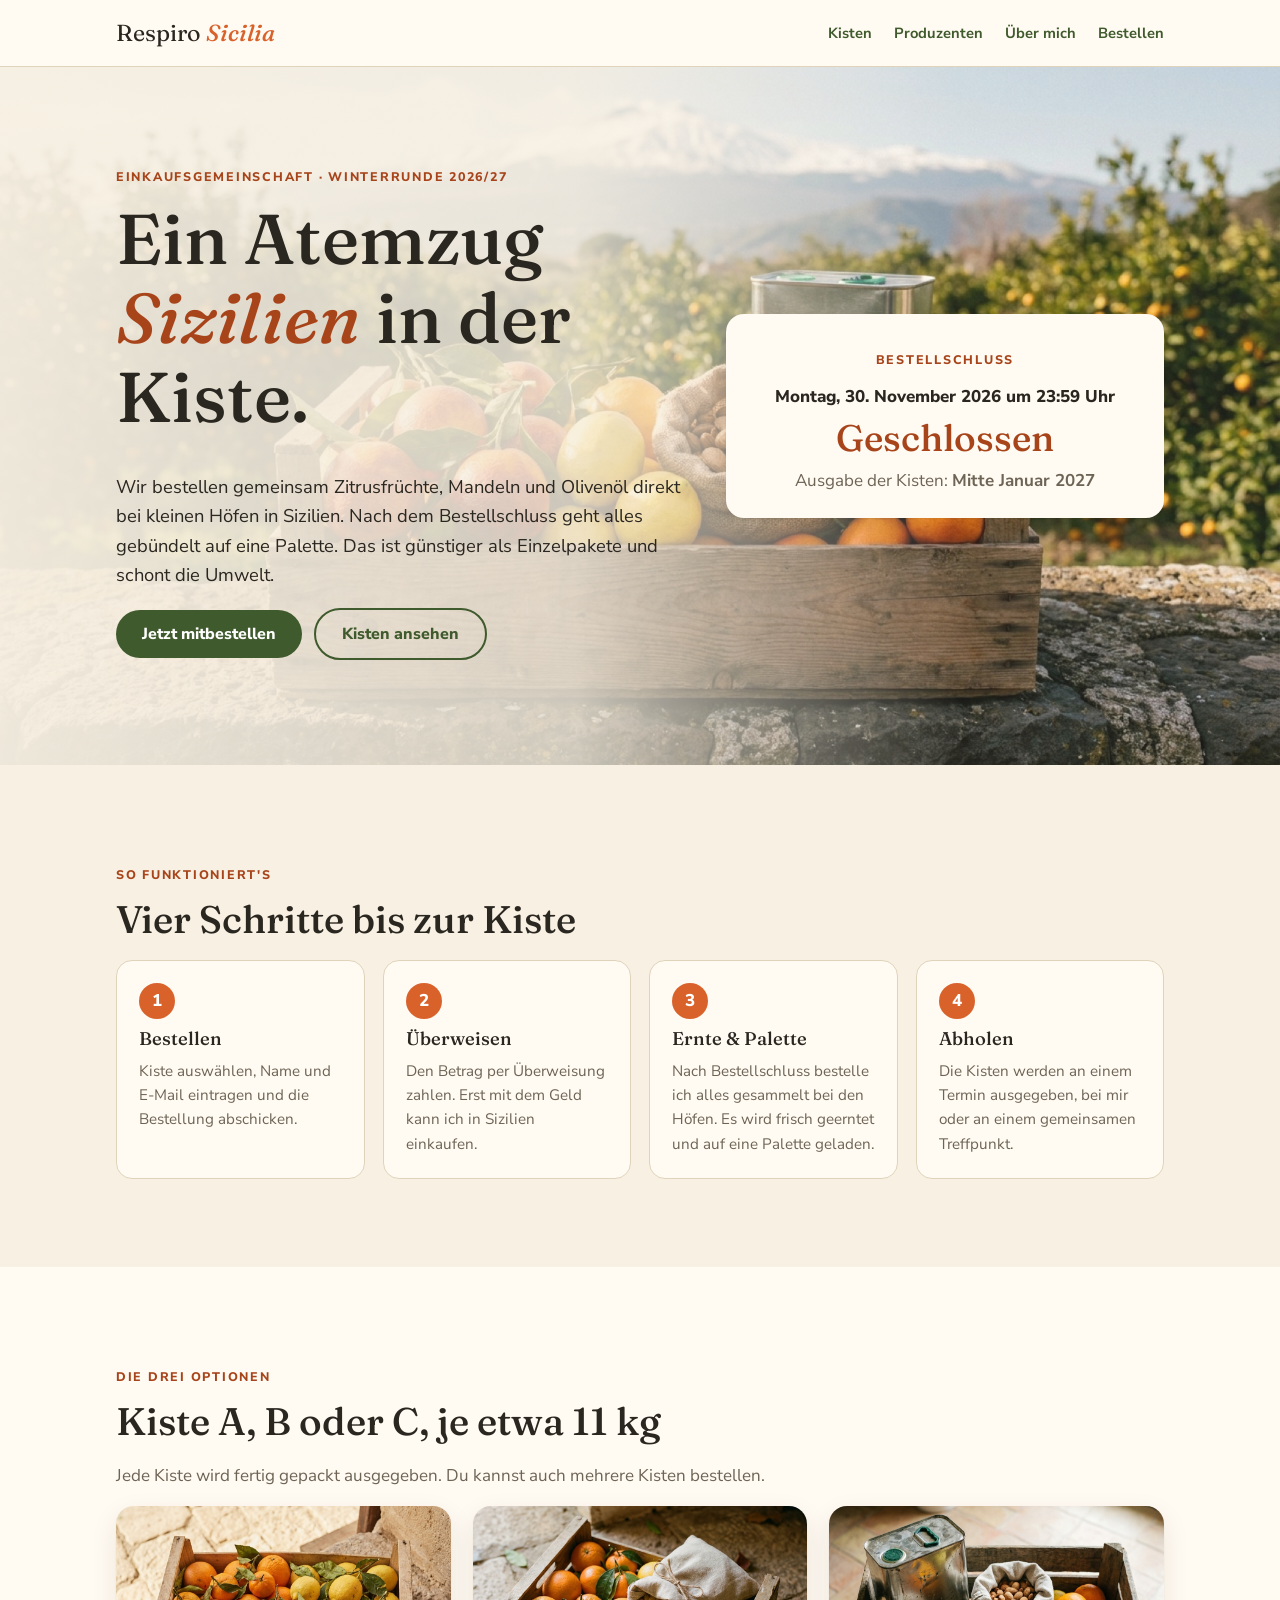
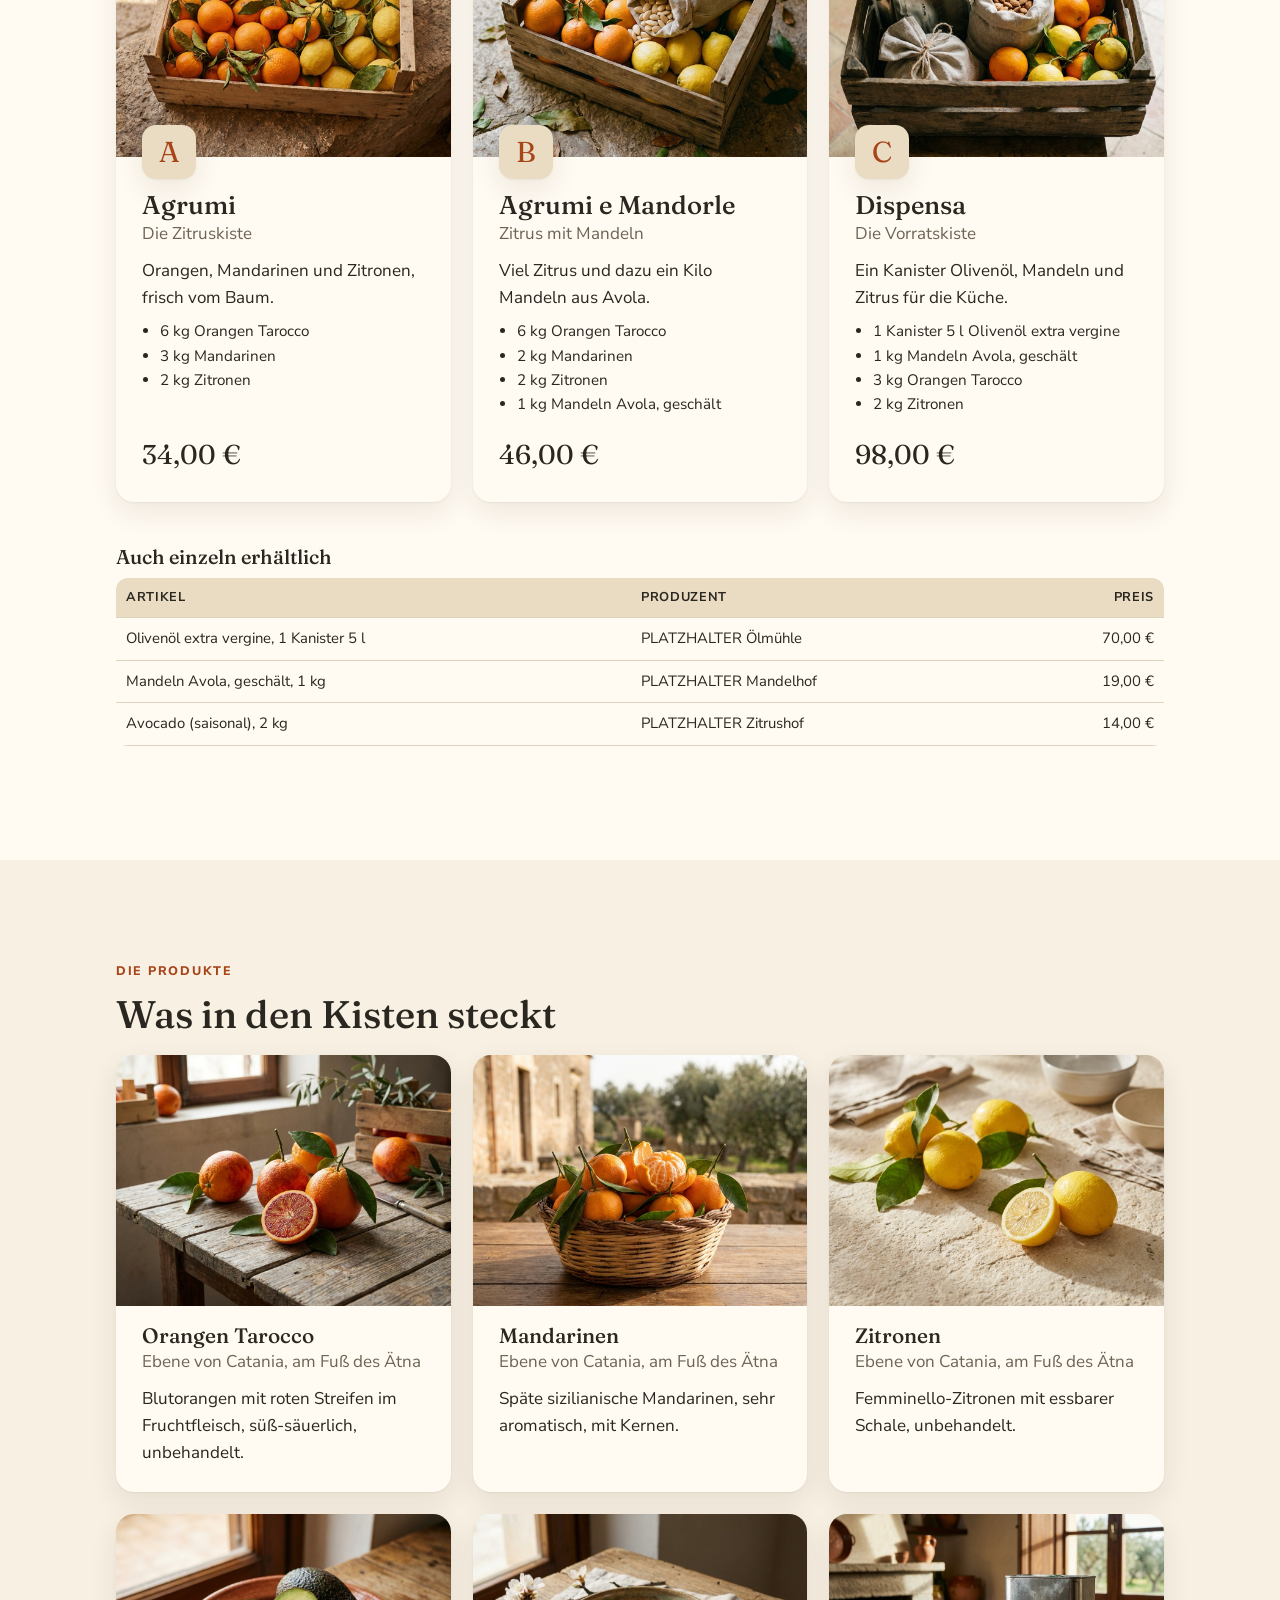
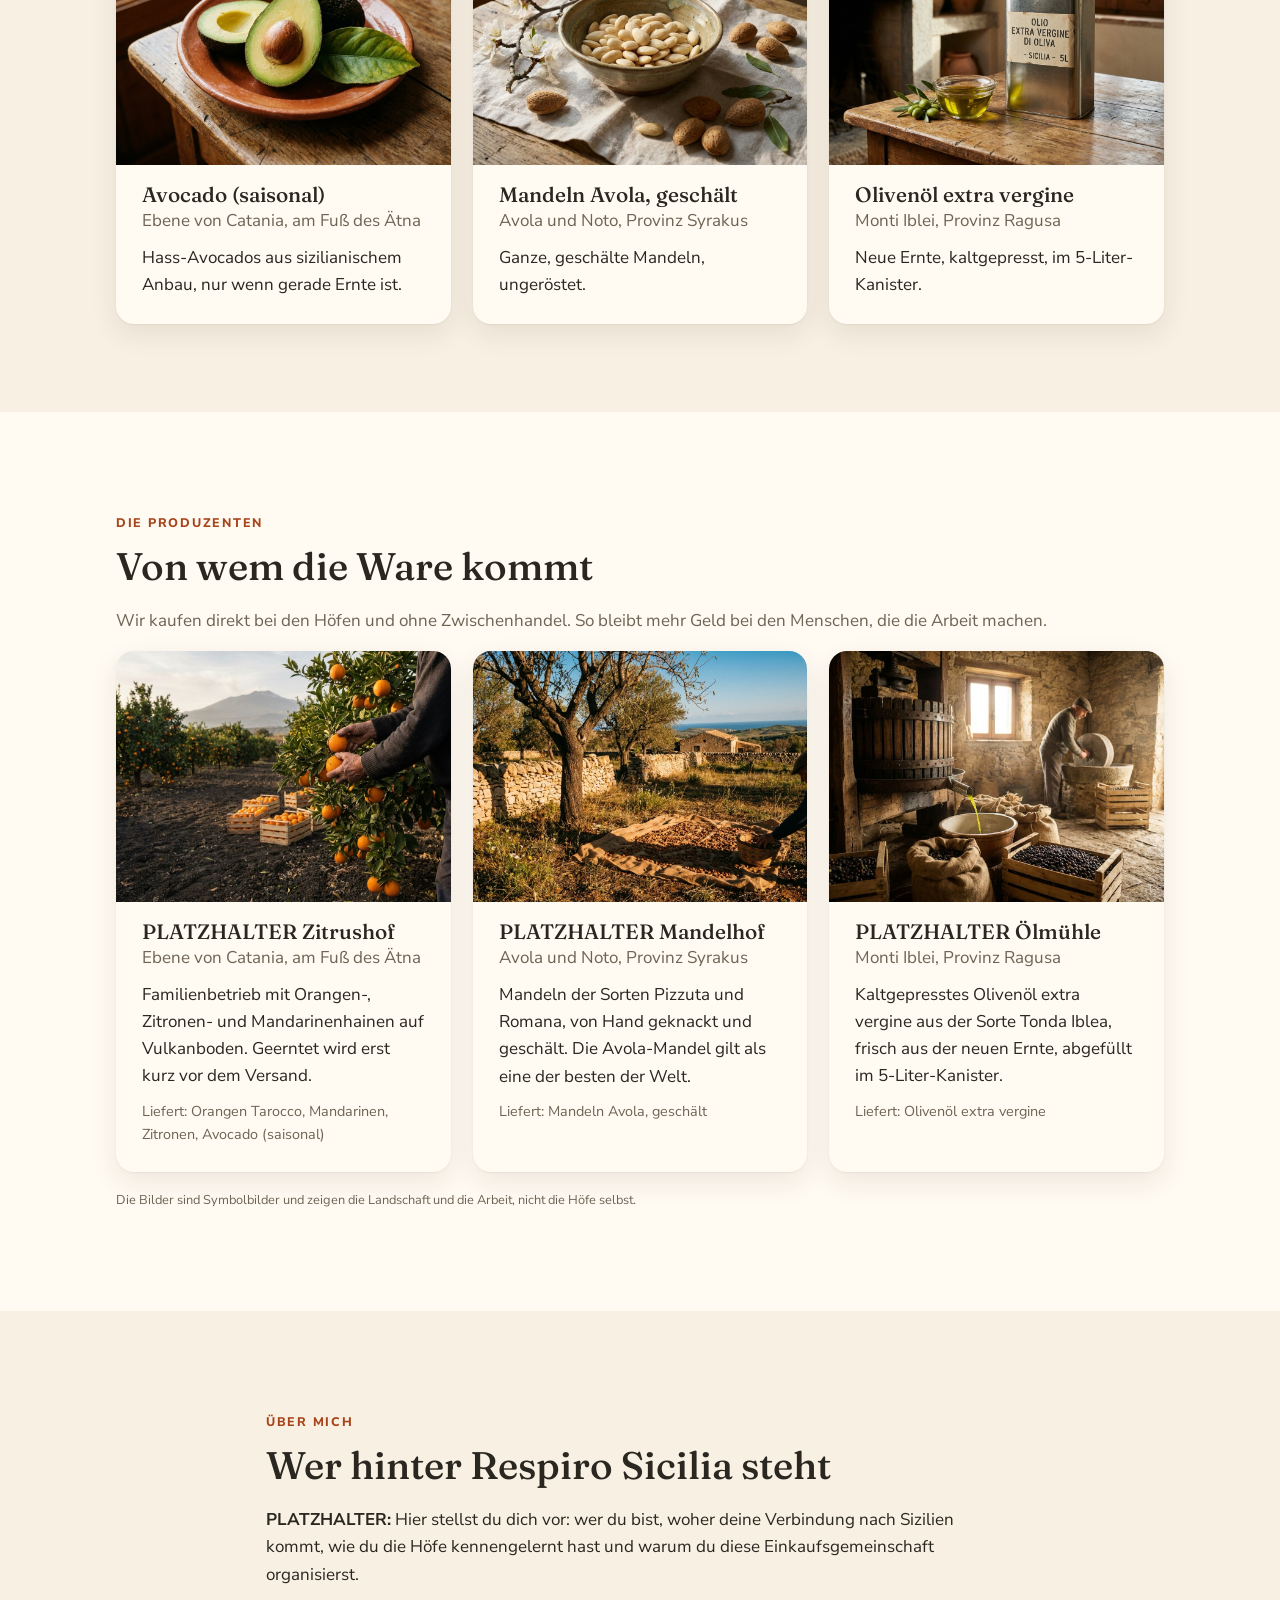
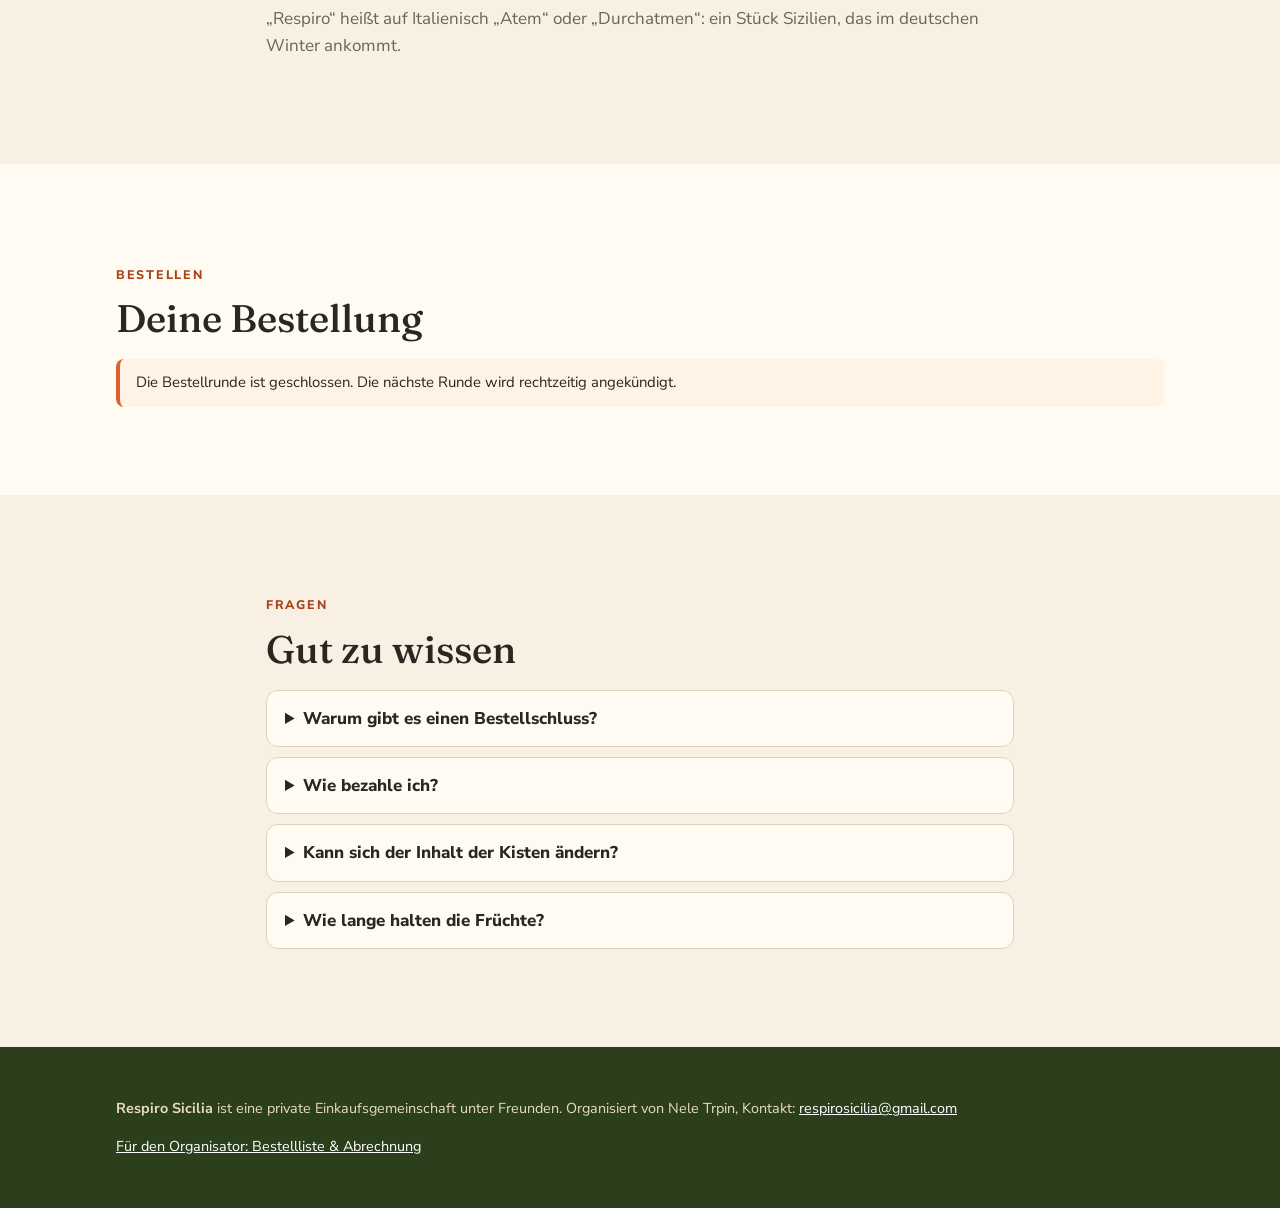
<file: index.html>
<!doctype html>
<html lang="de">
<head>
<meta charset="utf-8">
<meta name="viewport" content="width=device-width, initial-scale=1">
<title>Respiro Sicilia · Bestellrunde</title>
<meta name="description" content="Gemeinsame Bestellrunde für Zitrusfrüchte, Mandeln und Olivenöl direkt von sizilianischen Produzenten.">
<link rel="stylesheet" href="stil.css?v=2">
<link rel="icon" href="data:image/svg+xml,<svg xmlns='http://www.w3.org/2000/svg' viewBox='0 0 100 100'><circle cx='50' cy='55' r='38' fill='%23d9622b'/><path d='M50 17c8-12 22-12 28-6-10 2-18 6-28 6z' fill='%233f5a2c'/></svg>">
</head>
<body>

<header class="kopf">
  <div class="breite">
    <a class="logo" href="./">Respiro <em>Sicilia</em></a>
    <nav>
      <a href="#kisten">Kisten</a>
      <a class="breit" href="#produzenten">Produzenten</a>
      <a class="breit" href="#ueber">Über mich</a>
      <a href="#bestellen">Bestellen</a>
    </nav>
  </div>
</header>

<section class="buehne">
  <div class="breite">
    <div>
      <p class="marke">Einkaufsgemeinschaft · <span id="rundenTitel"></span></p>
      <h1>Ein Atemzug <em>Sizilien</em> in der Kiste.</h1>
      <p class="gross">Wir bestellen gemeinsam Zitrusfrüchte, Mandeln und Olivenöl direkt bei kleinen Höfen in Sizilien. Nach dem Bestellschluss geht alles gebündelt auf eine Palette. Das ist günstiger als Einzelpakete und schont die Umwelt.</p>
      <p><a class="knopf" href="#bestellen">Jetzt mitbestellen</a> &nbsp; <a class="knopf hell" href="#kisten">Kisten ansehen</a></p>
    </div>
    <div class="uhr" id="uhr">
      <p class="marke">Bestellschluss</p>
      <div id="stichtagText" style="font-weight:800"></div>
      <div class="zahlen" id="zahlen"></div>
      <p class="leise" style="margin:0">Ausgabe der Kisten: <b id="lieferText"></b></p>
    </div>
  </div>
</section>

<section>
  <div class="breite">
    <p class="marke">So funktioniert's</p>
    <h2>Vier Schritte bis zur Kiste</h2>
    <div class="schritte">
      <div class="schritt"><h3>Bestellen</h3><p>Kiste auswählen, Name und E-Mail eintragen und die Bestellung abschicken.</p></div>
      <div class="schritt"><h3>Überweisen</h3><p>Den Betrag per Überweisung zahlen. Erst mit dem Geld kann ich in Sizilien einkaufen.</p></div>
      <div class="schritt"><h3>Ernte &amp; Palette</h3><p>Nach Bestellschluss bestelle ich alles gesammelt bei den Höfen. Es wird frisch geerntet und auf eine Palette geladen.</p></div>
      <div class="schritt"><h3>Abholen</h3><p>Die Kisten werden an einem Termin ausgegeben, bei mir oder an einem gemeinsamen Treffpunkt.</p></div>
    </div>
  </div>
</section>

<section id="kisten" style="background:var(--papier)">
  <div class="breite">
    <p class="marke">Die drei Optionen</p>
    <h2>Kiste A, B oder C, je etwa 11 kg</h2>
    <p class="leise">Jede Kiste wird fertig gepackt ausgegeben. Du kannst auch mehrere Kisten bestellen.</p>
    <div class="kisten" id="kistenListe"></div>
    <h3 style="margin-top:44px">Auch einzeln erhältlich</h3>
    <div class="rollen"><table class="tabelle" id="extrasTabelle"></table></div>
  </div>
</section>

<section id="produkte">
  <div class="breite">
    <p class="marke">Die Produkte</p>
    <h2>Was in den Kisten steckt</h2>
    <div class="kisten" id="produktListe"></div>
  </div>
</section>

<section id="produzenten" style="background:var(--papier)">
  <div class="breite">
    <p class="marke">Die Produzenten</p>
    <h2>Von wem die Ware kommt</h2>
    <p class="leise">Wir kaufen direkt bei den Höfen und ohne Zwischenhandel. So bleibt mehr Geld bei den Menschen, die die Arbeit machen.</p>
    <div class="kisten" id="produzentenListe"></div>
    <p class="bildnote">Die Bilder sind Symbolbilder und zeigen die Landschaft und die Arbeit, nicht die Höfe selbst.</p>
  </div>
</section>

<section id="ueber">
  <div class="breite" style="max-width:780px">
    <p class="marke">Über mich</p>
    <h2>Wer hinter Respiro Sicilia steht</h2>
    <p><b>PLATZHALTER:</b> Hier stellst du dich vor: wer du bist, woher deine Verbindung nach Sizilien kommt, wie du die Höfe kennengelernt hast und warum du diese Einkaufsgemeinschaft organisierst.</p>
    <p class="leise">„Respiro“ heißt auf Italienisch „Atem“ oder „Durchatmen“: ein Stück Sizilien, das im deutschen Winter ankommt.</p>
  </div>
</section>

<section id="bestellen" style="background:var(--papier)">
  <div class="breite">
    <p class="marke">Bestellen</p>
    <h2>Deine Bestellung</h2>
    <div id="geschlossen" class="hinweis" hidden>Die Bestellrunde ist geschlossen. Die nächste Runde wird rechtzeitig angekündigt.</div>
    <form class="bestellung" id="formular">
      <div>
        <div id="mengenFelder"></div>
        <hr style="border:0;border-top:1px solid var(--linie);margin:22px 0">
        <label>Name <input name="name" required autocomplete="name"></label>
        <label>E-Mail <input name="email" type="email" required autocomplete="email"></label>
        <label>Abholung <select name="abholung" id="abholung"></select></label>
        <label>Anmerkung (optional) <textarea name="notiz" placeholder="z. B. Abholung durch jemand anderen"></textarea></label>
        <label class="check"><input type="checkbox" required> Ich überweise den Betrag bis zum Bestellschluss. Ohne Zahlung kann die Bestellung nicht berücksichtigt werden.</label>
      </div>
      <div>
        <div class="summe">
          <h3>Übersicht</h3>
          <table id="summe"></table>
          <p style="margin:18px 0 0"><button class="knopf" id="absenden" type="submit">Bestellung abschließen</button></p>
        </div>
        <div class="fertig" id="fertig" hidden style="margin-top:20px">
          <h3>Fast geschafft!</h3>
          <p>1. Schick die Bestellung ab. Dein E-Mail-Programm öffnet sich mit dem fertigen Text.</p>
          <p><a class="knopf" id="mailLink" href="#">Bestellung per E-Mail senden</a></p>
          <p class="leise" style="font-size:.9rem">Wenn sich kein Mailprogramm öffnet, kopiere diese Zeile und schick sie per E-Mail oder Messenger an <span class="orgMail"></span>:</p>
          <p><input id="codeFeld" readonly onclick="this.select()"> <button class="knopf hell" type="button" id="kopieren" style="margin-top:8px;padding:8px 16px">Kopieren</button></p>
          <p>2. Überweise bitte den Betrag:</p>
          <dl id="bank"></dl>
        </div>
      </div>
    </form>
  </div>
</section>

<section>
  <div class="breite" style="max-width:780px">
    <p class="marke">Fragen</p>
    <h2>Gut zu wissen</h2>
    <details><summary>Warum gibt es einen Bestellschluss?</summary><p>Alle Bestellungen werden gesammelt und dann auf einmal bei den Höfen bestellt. Nur so lohnt sich eine Palette, und die Höfe können genau so viel ernten, wie gebraucht wird.</p></details>
    <details><summary>Wie bezahle ich?</summary><p>Per Überweisung auf das angegebene Konto, mit deinem Namen im Verwendungszweck. Eine Kasse oder einen PayPal-Checkout gibt es nicht.</p></details>
    <details><summary>Kann sich der Inhalt der Kisten ändern?</summary><p>Ja. Es sind Naturprodukte und es zählt, was gerade geerntet wird. Wenn etwas ausfällt, wird es durch Gleichwertiges ersetzt oder der Betrag erstattet.</p></details>
    <details><summary>Wie lange halten die Früchte?</summary><p>Unbehandelte Zitrusfrüchte halten kühl und luftig gelagert zwei bis drei Wochen. Mandeln und Olivenöl halten viele Monate.</p></details>
  </div>
</section>

<footer>
  <div class="breite">
    <p><b>Respiro Sicilia</b> ist eine private Einkaufsgemeinschaft unter Freunden. Organisiert von <span class="orgName"></span>, Kontakt: <a class="orgMailLink" href="#"></a></p>
    <p><a href="runde.html">Für den Organisator: Bestellliste &amp; Abrechnung</a></p>
  </div>
</footer>

<script src="runde.js?v=4"></script>
<script>
const $ = (s) => document.querySelector(s);
const ende = new Date(RUNDE.stichtag);
$("#rundenTitel").textContent = RUNDE.titel;
$("#stichtagText").textContent = ende.toLocaleString("de-DE", { weekday: "long", day: "numeric", month: "long", year: "numeric", hour: "2-digit", minute: "2-digit" }) + " Uhr";
$("#lieferText").textContent = RUNDE.lieferung;
document.querySelectorAll(".orgName").forEach((e) => (e.textContent = RUNDE.organisator));
document.querySelectorAll(".orgMail").forEach((e) => (e.textContent = RUNDE.email));
document.querySelectorAll(".orgMailLink").forEach((e) => { e.textContent = RUNDE.email; e.href = "mailto:" + RUNDE.email; });

function uhr() {
  const rest = ende - new Date();
  if (rest <= 0) {
    $("#zahlen").innerHTML = "<div><b>Geschlossen</b></div>";
    $("#geschlossen").hidden = false; $("#formular").hidden = true;
    return;
  }
  const t = Math.floor(rest / 864e5), h = Math.floor(rest / 36e5) % 24, m = Math.floor(rest / 6e4) % 60;
  $("#zahlen").innerHTML = [[t, "Tage"], [h, "Std."], [m, "Min."]].map(([n, l]) => `<div><b>${n}</b><span>${l}</span></div>`).join("");
}
uhr(); setInterval(uhr, 30000);

// Kisten
const inhaltListe = (inhalt) => Object.entries(inhalt).map(([p, m]) => `<li>${zahl(m)} ${PRODUKTE[p].einheit} ${PRODUKTE[p].name}</li>`).join("");
$("#kistenListe").innerHTML = KISTEN.map((k) => `
  <article class="kiste">
    <img class="bild" src="bilder/kiste-${k.id.toLowerCase()}.jpg" alt="Kiste ${k.id}: ${k.name}" loading="lazy">
    <div class="buchstabe">${k.id}</div>
    <h3>${k.name}</h3><div class="unter">${k.untertitel}</div>
    <p style="margin:0">${k.text}</p>
    <ul>${inhaltListe(k.inhalt)}</ul>
    <div class="preis">${euro(k.preis)}</div>
  </article>`).join("");
$("#extrasTabelle").innerHTML = "<tr><th>Artikel</th><th>Produzent</th><th class='z'>Preis</th></tr>" +
  EXTRAS.filter((x) => x.verfuegbar).map((x) => { const p = PRODUKTE[x.produkt];
    return `<tr><td>${p.name}, ${zahl(x.menge)} ${p.einheit}</td><td>${PRODUZENTEN[p.produzent].name}</td><td class="z">${euro(x.preis)}</td></tr>`; }).join("");

// Produkte & Produzenten
$("#produktListe").innerHTML = Object.entries(PRODUKTE).map(([id, p]) => `
  <article class="kiste"><img class="bild" src="bilder/${id}.jpg" alt="${p.name}" loading="lazy"><h3 style="font-size:1.3rem">${p.name}</h3>
  <div class="unter">${PRODUZENTEN[p.produzent].ort}</div><p style="margin:0">${p.text}</p></article>`).join("");
$("#produzentenListe").innerHTML = Object.entries(PRODUZENTEN).map(([id, z]) => `
  <article class="kiste"><img class="bild" src="bilder/hof-${id}.jpg" alt="${z.ort}" loading="lazy"><h3 style="font-size:1.3rem">${z.name}</h3><div class="unter">${z.ort}</div>
  <p style="margin:0 0 10px">${z.text}</p>
  <p class="leise" style="margin:0;font-size:.9rem">Liefert: ${Object.values(PRODUKTE).filter((p) => p.produzent === id).map((p) => p.name).join(", ")}</p></article>`).join("");

// Formular
const POS = positionen();
const mengen = Object.fromEntries(POS.map((p) => [p.key, 0]));
$("#abholung").innerHTML = RUNDE.abholpunkte.map((a) => `<option>${a}</option>`).join("");
$("#mengenFelder").innerHTML = POS.map((p) => `
  <div style="display:flex;justify-content:space-between;align-items:center;gap:12px;padding:8px 0;border-bottom:1px solid var(--linie)">
    <div><b>${p.titel}</b><br><span class="leise">${euro(p.preis)}</span></div>
    <div class="menge" style="margin:0"><button type="button" data-k="${p.key}" data-d="-1" aria-label="weniger">−</button><output id="m-${p.key}">0</output><button type="button" data-k="${p.key}" data-d="1" aria-label="mehr">+</button></div>
  </div>`).join("");
$("#mengenFelder").addEventListener("click", (e) => {
  const b = e.target.closest("button[data-k]"); if (!b) return;
  mengen[b.dataset.k] = Math.max(0, mengen[b.dataset.k] + Number(b.dataset.d));
  $("#m-" + b.dataset.k).textContent = mengen[b.dataset.k];
  $("#fertig").hidden = true; summe();
});
function gesamt() { return POS.reduce((s, p) => s + p.preis * mengen[p.key], 0); }
function summe() {
  const zeilen = POS.filter((p) => mengen[p.key] > 0).map((p) => `<tr><td>${mengen[p.key]} × ${p.titel}</td><td>${euro(p.preis * mengen[p.key])}</td></tr>`);
  $("#summe").innerHTML = (zeilen.join("") || `<tr><td class="leise">Noch nichts ausgewählt</td><td></td></tr>`) +
    `<tr class="gesamt"><td>Gesamt</td><td>${euro(gesamt())}</td></tr>`;
  $("#absenden").disabled = gesamt() === 0;
}
summe();

$("#formular").addEventListener("submit", (e) => {
  e.preventDefault();
  const f = new FormData(e.target);
  const b = { name: f.get("name"), email: f.get("email"), abholung: f.get("abholung"), notiz: f.get("notiz"), mengen };
  const code = bestellcode(b);
  const zweck = `Respiro ${b.name}`;
  const text = [
    `Hallo ${RUNDE.organisator},`, "", `hier ist meine Bestellung für die ${RUNDE.titel}:`, "",
    ...POS.filter((p) => mengen[p.key] > 0).map((p) => `${mengen[p.key]} × ${p.titel} = ${euro(p.preis * mengen[p.key])}`),
    `Gesamt: ${euro(gesamt())}`, "", `Abholung: ${b.abholung}`, b.notiz ? `Anmerkung: ${b.notiz}` : "",
    "", "Bestellcode (bitte nicht ändern):", code, "", `Viele Grüße`, b.name,
  ].join("\n");
  $("#mailLink").href = `mailto:${RUNDE.email}?subject=${encodeURIComponent("Bestellung Respiro Sicilia: " + b.name)}&body=${encodeURIComponent(text)}`;
  $("#codeFeld").value = code;
  $("#bank").innerHTML = `<dt>Empfänger</dt><dd>${RUNDE.kontoinhaber}</dd><dt>IBAN</dt><dd>${RUNDE.iban}</dd>
    <dt>Betrag</dt><dd>${euro(gesamt())}</dd><dt>Zweck</dt><dd>${zweck}</dd>` +
    (RUNDE.paypalme ? `<dt>PayPal</dt><dd><a href="${RUNDE.paypalme}/${gesamt()}" target="_blank" rel="noopener">${RUNDE.paypalme}</a></dd>` : "");
  $("#fertig").hidden = false;
  $("#fertig").scrollIntoView({ behavior: "smooth", block: "center" });
});
$("#kopieren").addEventListener("click", () => { $("#codeFeld").select(); navigator.clipboard?.writeText($("#codeFeld").value); $("#kopieren").textContent = "Kopiert ✓"; });
</script>
</body>
</html>
</file>
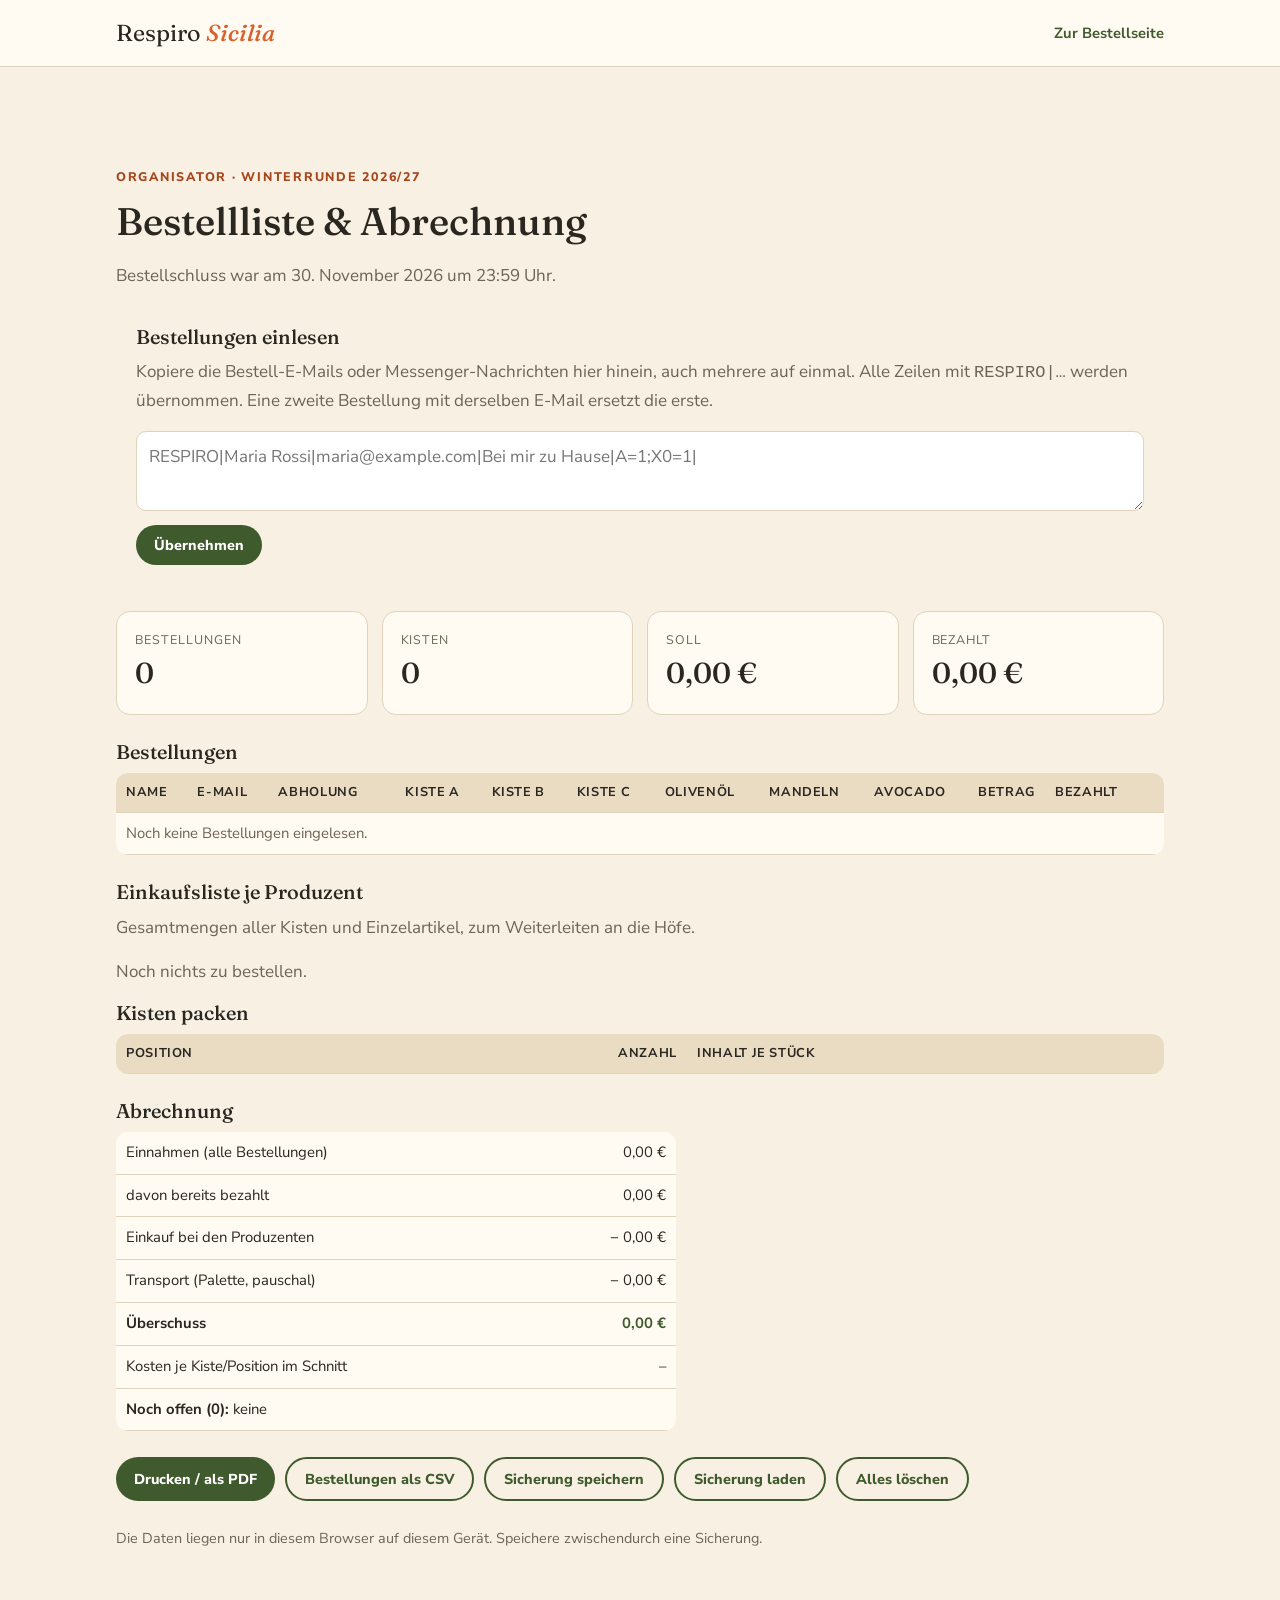
<file: runde.html>
<!doctype html>
<html lang="de">
<head>
<meta charset="utf-8">
<meta name="viewport" content="width=device-width, initial-scale=1">
<title>Respiro Sicilia · Bestellliste</title>
<meta name="robots" content="noindex">
<link rel="stylesheet" href="stil.css?v=2">
<style>
  @media print { header, .leiste-knoepfe, #einlesen, .x, .nichtdrucken { display: none !important; } section { padding: 10px 0; } }
</style>
</head>
<body>

<header class="kopf">
  <div class="breite">
    <a class="logo" href="./">Respiro <em>Sicilia</em></a>
    <nav><a href="./">Zur Bestellseite</a></nav>
  </div>
</header>

<section>
  <div class="breite">
    <p class="marke">Organisator · <span id="rundenTitel"></span></p>
    <h2>Bestellliste &amp; Abrechnung</h2>
    <p class="leise" id="status"></p>

    <div id="einlesen" class="summe" style="margin-bottom:26px">
      <h3>Bestellungen einlesen</h3>
      <p class="leise" style="margin-top:0">Kopiere die Bestell-E-Mails oder Messenger-Nachrichten hier hinein, auch mehrere auf einmal. Alle Zeilen mit <code>RESPIRO|…</code> werden übernommen. Eine zweite Bestellung mit derselben E-Mail ersetzt die erste.</p>
      <textarea id="eingabe" placeholder="RESPIRO|Maria Rossi|maria@example.com|Bei mir zu Hause|A=1;X0=1|"></textarea>
      <div class="leiste-knoepfe" style="margin-bottom:0">
        <button class="knopf" id="uebernehmen">Übernehmen</button>
        <span id="meldung" class="leise" style="align-self:center"></span>
      </div>
    </div>

    <div class="karten" id="karten"></div>

    <h3>Bestellungen</h3>
    <div class="rollen"><table class="tabelle" id="bestellungen"></table></div>

    <h3>Einkaufsliste je Produzent</h3>
    <p class="leise" style="margin-top:0">Gesamtmengen aller Kisten und Einzelartikel, zum Weiterleiten an die Höfe.</p>
    <div id="einkauf"></div>

    <h3>Kisten packen</h3>
    <div class="rollen"><table class="tabelle" id="packliste"></table></div>

    <h3>Abrechnung</h3>
    <div class="rollen"><table class="tabelle" id="abrechnung" style="max-width:560px"></table></div>

    <div class="leiste-knoepfe">
      <button class="knopf" onclick="window.print()">Drucken / als PDF</button>
      <button class="knopf hell" id="csv">Bestellungen als CSV</button>
      <button class="knopf hell" id="sicherung">Sicherung speichern</button>
      <label class="knopf hell" style="margin:0">Sicherung laden<input type="file" id="laden" accept=".json" hidden></label>
      <button class="knopf hell" id="leeren">Alles löschen</button>
    </div>
    <p class="leise nichtdrucken" style="font-size:.9rem">Die Daten liegen nur in diesem Browser auf diesem Gerät. Speichere zwischendurch eine Sicherung.</p>
  </div>
</section>

<script src="runde.js?v=4"></script>
<script>
const $ = (s) => document.querySelector(s);
const SCHLUESSEL = "respiro-bestellungen";
const POS = positionen();
const POSMAP = Object.fromEntries(POS.map((p) => [p.key, p]));
let liste = [];
try { liste = JSON.parse(localStorage.getItem(SCHLUESSEL)) || []; } catch { liste = []; }
const speichern = () => { try { localStorage.setItem(SCHLUESSEL, JSON.stringify(liste)); } catch {} };
const esc = (s) => String(s ?? "").replace(/[&<>"]/g, (c) => ({ "&": "&amp;", "<": "&lt;", ">": "&gt;", '"': "&quot;" }[c]));

$("#rundenTitel").textContent = RUNDE.titel;
const ende = new Date(RUNDE.stichtag);
$("#status").textContent = (new Date() > ende ? "Bestellschluss war am " : "Bestellschluss ist am ") +
  ende.toLocaleString("de-DE", { day: "numeric", month: "long", year: "numeric", hour: "2-digit", minute: "2-digit" }) + " Uhr.";

const betrag = (b) => Object.entries(b.mengen).reduce((s, [k, n]) => s + (POSMAP[k]?.preis || 0) * n, 0);
const einkaufWert = (b) => Object.entries(b.mengen).reduce((s, [k, n]) => s + (POSMAP[k]?.einkauf || 0) * n, 0);

$("#uebernehmen").addEventListener("click", () => {
  const neu = liesBestellcodes($("#eingabe").value);
  let ersetzt = 0;
  neu.forEach((b) => {
    const i = liste.findIndex((x) => x.email.toLowerCase() === b.email.toLowerCase());
    if (i >= 0) { b.bezahlt = liste[i].bezahlt; liste[i] = b; ersetzt++; } else { b.bezahlt = false; liste.push(b); }
  });
  $("#meldung").textContent = neu.length ? `${neu.length} Bestellung(en) übernommen${ersetzt ? `, davon ${ersetzt} ersetzt` : ""}.` : "Keine Zeile mit RESPIRO|… gefunden.";
  $("#eingabe").value = ""; speichern(); zeigen();
});

function zeigen() {
  const summeSoll = liste.reduce((s, b) => s + betrag(b), 0);
  const summeIst = liste.filter((b) => b.bezahlt).reduce((s, b) => s + betrag(b), 0);
  const kisten = liste.reduce((s, b) => s + KISTEN.reduce((t, k) => t + (b.mengen[k.id] || 0), 0), 0);
  $("#karten").innerHTML = [["Bestellungen", liste.length], ["Kisten", kisten], ["Soll", euro(summeSoll)], ["Bezahlt", euro(summeIst)]]
    .map(([l, w]) => `<div class="karte"><span>${l}</span><b>${w}</b></div>`).join("");

  // Bestellungen
  $("#bestellungen").innerHTML = `<tr><th>Name</th><th>E-Mail</th><th>Abholung</th>${POS.map((p) => `<th class="z" title="${esc(p.titel)}">${p.key.startsWith("X") ? esc(PRODUKTE[EXTRAS[+p.key.slice(1)].produkt].name.split(" ")[0]) : "Kiste " + p.key}</th>`).join("")}<th class="z">Betrag</th><th>Bezahlt</th><th class="nichtdrucken"></th></tr>` +
    (liste.map((b, i) => `<tr><td>${esc(b.name)}${b.notiz ? `<br><small class="leise">${esc(b.notiz)}</small>` : ""}</td><td>${esc(b.email)}</td><td>${esc(b.abholung)}</td>
      ${POS.map((p) => `<td class="z">${b.mengen[p.key] || ""}</td>`).join("")}
      <td class="z">${euro(betrag(b))}</td>
      <td><input type="checkbox" data-bez="${i}" ${b.bezahlt ? "checked" : ""} style="width:auto;margin:0"></td>
      <td class="nichtdrucken"><button class="x" data-weg="${i}" title="Löschen">✕</button></td></tr>`).join("") ||
      `<tr><td colspan="${POS.length + 6}" class="leise">Noch keine Bestellungen eingelesen.</td></tr>`);

  // Einkaufsliste
  const mengen = {};
  liste.forEach((b) => Object.entries(b.mengen).forEach(([k, n]) => {
    const pos = POSMAP[k]; if (!pos) return;
    Object.entries(pos.inhalt).forEach(([p, m]) => (mengen[p] = (mengen[p] || 0) + m * n));
  }));
  $("#einkauf").innerHTML = Object.entries(PRODUZENTEN).map(([id, z]) => {
    const zeilen = Object.entries(PRODUKTE).filter(([p, d]) => d.produzent === id && mengen[p]);
    if (!zeilen.length) return "";
    const wert = zeilen.reduce((s, [p, d]) => s + d.einkauf * mengen[p], 0);
    const text = `Ordine Respiro Sicilia – ${RUNDE.titel}\n` + zeilen.map(([p, d]) => `${zahl(mengen[p])} ${d.einheit} ${d.name}`).join("\n");
    return `<div class="summe" style="margin-bottom:16px"><h3 style="margin-bottom:2px">${esc(z.name)}</h3><p class="leise" style="margin:0 0 10px">${esc(z.ort)}</p>
      <table>${zeilen.map(([p, d]) => `<tr><td>${d.name}</td><td>${zahl(mengen[p])} ${d.einheit}</td><td>${euro(d.einkauf * mengen[p])}</td></tr>`).join("")}
      <tr class="gesamt"><td>Summe Einkauf</td><td></td><td>${euro(wert)}</td></tr></table>
      <p class="nichtdrucken" style="margin:12px 0 0"><button class="knopf hell" style="padding:7px 14px;font-size:.85rem" data-text="${esc(text)}">Liste kopieren</button></p></div>`;
  }).join("") || `<p class="leise">Noch nichts zu bestellen.</p>`;

  // Packliste
  $("#packliste").innerHTML = `<tr><th>Position</th><th class="z">Anzahl</th><th>Inhalt je Stück</th></tr>` +
    POS.map((p) => { const n = liste.reduce((s, b) => s + (b.mengen[p.key] || 0), 0); return n ? `<tr><td>${esc(p.titel)}</td><td class="z">${n}</td>
      <td>${Object.entries(p.inhalt).map(([q, m]) => `${zahl(m)} ${PRODUKTE[q].einheit} ${PRODUKTE[q].name}`).join(", ")}</td></tr>` : ""; }).join("");

  // Abrechnung
  const ware = liste.reduce((s, b) => s + einkaufWert(b), 0);
  const kosten = ware + (liste.length ? RUNDE.transport : 0);
  const saldo = summeSoll - kosten;
  const offen = liste.filter((b) => !b.bezahlt);
  $("#abrechnung").innerHTML = `
    <tr><td>Einnahmen (alle Bestellungen)</td><td class="z">${euro(summeSoll)}</td></tr>
    <tr><td>davon bereits bezahlt</td><td class="z">${euro(summeIst)}</td></tr>
    <tr><td>Einkauf bei den Produzenten</td><td class="z">− ${euro(ware)}</td></tr>
    <tr><td>Transport (Palette, pauschal)</td><td class="z">− ${euro(liste.length ? RUNDE.transport : 0)}</td></tr>
    <tr><td><b>${saldo >= 0 ? "Überschuss" : "Fehlbetrag"}</b></td><td class="z"><b style="color:${saldo >= 0 ? "var(--blatt)" : "var(--orange-dunkel)"}">${euro(saldo)}</b></td></tr>
    <tr><td>Kosten je Kiste/Position im Schnitt</td><td class="z">${liste.length ? euro(kosten / Math.max(1, liste.reduce((s, b) => s + Object.values(b.mengen).reduce((a, c) => a + c, 0), 0))) : "–"}</td></tr>
    <tr><td colspan="2"><b>Noch offen (${offen.length}):</b> ${offen.map((b) => `${esc(b.name)} ${euro(betrag(b))}`).join(" · ") || "keine"}</td></tr>`;
}

document.addEventListener("click", (e) => {
  const w = e.target.closest("[data-weg]");
  if (w && confirm(`Bestellung von ${liste[w.dataset.weg].name} löschen?`)) { liste.splice(w.dataset.weg, 1); speichern(); zeigen(); }
  const t = e.target.closest("[data-text]");
  if (t) { navigator.clipboard?.writeText(t.dataset.text); t.textContent = "Kopiert ✓"; }
});
document.addEventListener("change", (e) => {
  if (e.target.dataset.bez !== undefined) { liste[e.target.dataset.bez].bezahlt = e.target.checked; speichern(); zeigen(); }
});

function herunterladen(name, inhalt, typ) {
  const a = document.createElement("a");
  a.href = URL.createObjectURL(new Blob([inhalt], { type: typ })); a.download = name; a.click();
}
$("#csv").addEventListener("click", () => {
  const kopf = ["Name", "E-Mail", "Abholung", ...POS.map((p) => p.titel), "Betrag", "Bezahlt", "Anmerkung"];
  const zeilen = liste.map((b) => [b.name, b.email, b.abholung, ...POS.map((p) => b.mengen[p.key] || 0), betrag(b).toFixed(2).replace(".", ","), b.bezahlt ? "ja" : "nein", b.notiz]);
  herunterladen("respiro-bestellungen.csv", "﻿" + [kopf, ...zeilen].map((z) => z.map((f) => `"${String(f).replace(/"/g, '""')}"`).join(";")).join("\n"), "text/csv");
});
$("#sicherung").addEventListener("click", () => herunterladen("respiro-sicherung.json", JSON.stringify(liste, null, 1), "application/json"));
$("#laden").addEventListener("change", async (e) => {
  try { liste = JSON.parse(await e.target.files[0].text()); speichern(); zeigen(); } catch { alert("Die Datei konnte nicht gelesen werden."); }
});
$("#leeren").addEventListener("click", () => { if (confirm("Wirklich alle Bestellungen löschen?")) { liste = []; speichern(); zeigen(); } });
zeigen();
</script>
</body>
</html>
</file>
<file: stil.css>
@font-face { font-family: "Fraunces"; src: url(fonts/fraunces-normal.woff2) format("woff2"); font-weight: 300 900; font-display: swap; }
@font-face { font-family: "Fraunces"; src: url(fonts/fraunces-italic-500.woff2) format("woff2"); font-style: italic; font-weight: 500; font-display: swap; }
@font-face { font-family: "Nunito Sans"; src: url(fonts/nunitosans-normal.woff2) format("woff2"); font-weight: 200 1000; font-display: swap; }

:root {
  --kalk: #f7f0e3;
  --papier: #fffaf2;
  --tinte: #2a2620;
  --leise: #6d6455;
  --orange: #d9622b;
  --orange-dunkel: #a8441a;
  --blatt: #3f5a2c;
  --blatt-dunkel: #2b3f1d;
  --mandel: #e9dcc3;
  --linie: #e0d3bb;
  --schatten: 0 1px 2px rgb(70 45 15 / .06), 0 10px 28px rgb(70 45 15 / .09);
}
[hidden] { display: none !important; }
* { box-sizing: border-box; }
body { margin: 0; background: var(--kalk); color: var(--tinte); font: 17px/1.6 "Nunito Sans", system-ui, sans-serif; }
a { color: var(--blatt); }
h1, h2, h3 { font-family: "Fraunces", Georgia, serif; font-weight: 500; line-height: 1.12; margin: 0 0 .5em; }
h2 { font-size: clamp(1.7rem, 4vw, 2.4rem); }
em { font-family: "Fraunces", Georgia, serif; font-style: italic; }
.breite { max-width: 1080px; margin: 0 auto; padding: 0 16px; }
section { padding: clamp(48px, 8vw, 88px) 0; }
.marke { color: var(--orange-dunkel); letter-spacing: .14em; text-transform: uppercase; font-size: .78rem; font-weight: 800; }
.leise { color: var(--leise); }

/* Kopf */
header.kopf { background: var(--papier); border-bottom: 1px solid var(--linie); }
.kopf .breite { display: flex; align-items: center; justify-content: space-between; height: 66px; gap: 16px; }
.logo { white-space: nowrap; text-decoration: none; color: var(--tinte); font-family: "Fraunces", serif; font-size: 1.45rem; }
.logo em { color: var(--orange); }
.kopf nav a { text-decoration: none; font-weight: 700; font-size: .92rem; margin-left: 18px; }

/* Bühne */
.buehne { background: linear-gradient(90deg, rgb(247 240 227 / .96) 0, rgb(247 240 227 / .82) 45%, rgb(247 240 227 / .1) 75%), url(bilder/hero.jpg) center 60% / cover; min-height: 560px; display: flex; align-items: center; }
.buehne > .breite { width: 100%; }
.bild { width: calc(100% + 52px); margin: -26px -26px 18px; aspect-ratio: 4 / 3; object-fit: cover; border-radius: 18px 18px 0 0; display: block; }
.kiste .bild + .buchstabe { margin-top: -50px; position: relative; box-shadow: var(--schatten); }
.bildnote { font-size: .8rem; color: var(--leise); margin-top: 18px; }
.buehne .breite { display: grid; grid-template-columns: 1.3fr 1fr; gap: 40px; align-items: center; }
.buehne h1 { font-size: clamp(2.4rem, 7vw, 4.4rem); }
.buehne h1 em { color: var(--orange-dunkel); }
.buehne p.gross { font-size: 1.15rem; max-width: 34em; }
.uhr { background: var(--papier); border-radius: 18px; padding: 24px; box-shadow: var(--schatten); text-align: center; }
.uhr .zahlen { display: flex; justify-content: center; gap: 14px; margin: 10px 0; }
.uhr .zahlen div { min-width: 64px; }
.uhr .zahlen b { display: block; font-family: "Fraunces", serif; font-size: 2.3rem; font-weight: 500; color: var(--orange-dunkel); line-height: 1; }
.uhr .zahlen span { font-size: .75rem; color: var(--leise); text-transform: uppercase; letter-spacing: .08em; }
.knopf { display: inline-block; background: var(--blatt); color: #fff; border: 0; border-radius: 999px; padding: 13px 26px; font: 800 1rem "Nunito Sans", sans-serif; text-decoration: none; cursor: pointer; }
.knopf:hover { background: var(--blatt-dunkel); }
.knopf.hell { background: transparent; color: var(--blatt); border: 2px solid var(--blatt); }
.knopf:disabled { opacity: .5; cursor: not-allowed; }

/* Ablauf */
.schritte { display: grid; grid-template-columns: repeat(4, 1fr); gap: 18px; counter-reset: s; }
.schritt { background: var(--papier); border-radius: 16px; padding: 22px; border: 1px solid var(--linie); }
.schritt::before { counter-increment: s; content: counter(s); display: grid; place-items: center; width: 36px; height: 36px; border-radius: 50%; background: var(--orange); color: #fff; font-weight: 800; margin-bottom: 10px; }
.schritt h3 { font-size: 1.15rem; }
.schritt p { margin: 0; color: var(--leise); font-size: .95rem; }

/* Kisten */
.kisten { display: grid; grid-template-columns: repeat(3, 1fr); gap: 22px; }
.kiste { background: var(--papier); border-radius: 18px; padding: 26px; box-shadow: var(--schatten); display: flex; flex-direction: column; }
.kiste .buchstabe { width: 54px; height: 54px; border-radius: 14px; background: var(--mandel); display: grid; place-items: center; font-family: "Fraunces", serif; font-size: 1.8rem; color: var(--orange-dunkel); margin-bottom: 12px; }
.kiste h3 { font-size: 1.6rem; margin: 0; }
.kiste .unter { color: var(--leise); margin-bottom: 10px; }
.kiste ul { padding-left: 18px; margin: 8px 0 16px; font-size: .95rem; }
.kiste .preis { margin-top: auto; font-family: "Fraunces", serif; font-size: 1.7rem; }
.menge { display: flex; align-items: center; gap: 10px; margin-top: 12px; }
.menge button { width: 40px; height: 40px; border-radius: 50%; border: 2px solid var(--blatt); background: transparent; color: var(--blatt); font-size: 1.3rem; font-weight: 800; cursor: pointer; }
.menge output { min-width: 28px; text-align: center; font-size: 1.3rem; font-weight: 800; }

/* Formular */
.bestellung { background: var(--papier); border-radius: 20px; padding: clamp(20px, 4vw, 36px); box-shadow: var(--schatten); display: grid; grid-template-columns: 1.2fr 1fr; gap: 32px; }
label { display: block; font-weight: 700; font-size: .92rem; margin: 0 0 14px; }
input, select, textarea { display: block; width: 100%; margin-top: 5px; padding: 11px 12px; border: 1px solid var(--linie); border-radius: 10px; font: inherit; background: #fff; color: var(--tinte); }
textarea { min-height: 80px; }
.check { display: flex; gap: 10px; align-items: flex-start; font-weight: 400; }
.check input { width: auto; margin-top: 5px; }
.summe { background: var(--kalk); border-radius: 14px; padding: 20px; }
.summe table { width: 100%; border-collapse: collapse; font-size: .95rem; }
.summe td { padding: 5px 0; }
.summe td:last-child { text-align: right; }
.summe tr.gesamt td { border-top: 2px solid var(--tinte); font-weight: 800; font-size: 1.1rem; padding-top: 10px; }
.hinweis { background: #fff3e6; border-left: 4px solid var(--orange); padding: 12px 16px; border-radius: 8px; font-size: .93rem; }
.fertig { background: #eef4e6; border-left: 4px solid var(--blatt); padding: 20px; border-radius: 12px; }
.fertig dl { display: grid; grid-template-columns: auto 1fr; gap: 4px 16px; margin: 12px 0; }
.fertig dt { font-weight: 700; }
.fertig dd { margin: 0; font-family: ui-monospace, monospace; word-break: break-all; }

/* Fragen */
details { background: var(--papier); border: 1px solid var(--linie); border-radius: 12px; padding: 14px 18px; margin-bottom: 10px; }
summary { font-weight: 800; cursor: pointer; }

footer { background: var(--blatt-dunkel); color: var(--mandel); padding: 36px 0; font-size: .9rem; }
footer a { color: #fff; }

/* Organisator */
.karten { display: grid; grid-template-columns: repeat(4, 1fr); gap: 14px; margin-bottom: 26px; }
.karte { background: var(--papier); border-radius: 14px; padding: 18px; border: 1px solid var(--linie); }
.karte span { display: block; font-size: .78rem; text-transform: uppercase; letter-spacing: .08em; color: var(--leise); }
.karte b { font-family: "Fraunces", serif; font-size: 1.8rem; font-weight: 500; }
.tabelle { width: 100%; border-collapse: collapse; background: var(--papier); border-radius: 12px; overflow: hidden; font-size: .93rem; }
.tabelle th, .tabelle td { padding: 9px 10px; border-bottom: 1px solid var(--linie); text-align: left; }
.tabelle th { background: var(--mandel); font-size: .8rem; text-transform: uppercase; letter-spacing: .05em; }
.tabelle td.z, .tabelle th.z { text-align: right; }
.rollen { overflow-x: auto; margin-bottom: 26px; }
.leiste-knoepfe { display: flex; flex-wrap: wrap; gap: 10px; margin: 14px 0 26px; }
.leiste-knoepfe .knopf { padding: 10px 18px; font-size: .9rem; }
.x { background: none; border: 0; color: var(--orange-dunkel); cursor: pointer; font-size: 1.1rem; }

@media (max-width: 860px) {
  .buehne { background: linear-gradient(180deg, rgb(247 240 227 / .93), rgb(247 240 227 / .78)), url(bilder/hero.jpg) center / cover; }
  .buehne .breite, .bestellung { grid-template-columns: 1fr; }
  .schritte { grid-template-columns: 1fr 1fr; }
  .kisten { grid-template-columns: 1fr; }
  .karten { grid-template-columns: 1fr 1fr; }
}
@media (max-width: 480px) {
  .schritte { grid-template-columns: 1fr; }
  .kopf nav a { margin-left: 12px; font-size: .85rem; }
  .kopf nav a.breit { display: none; }
}
</file>
